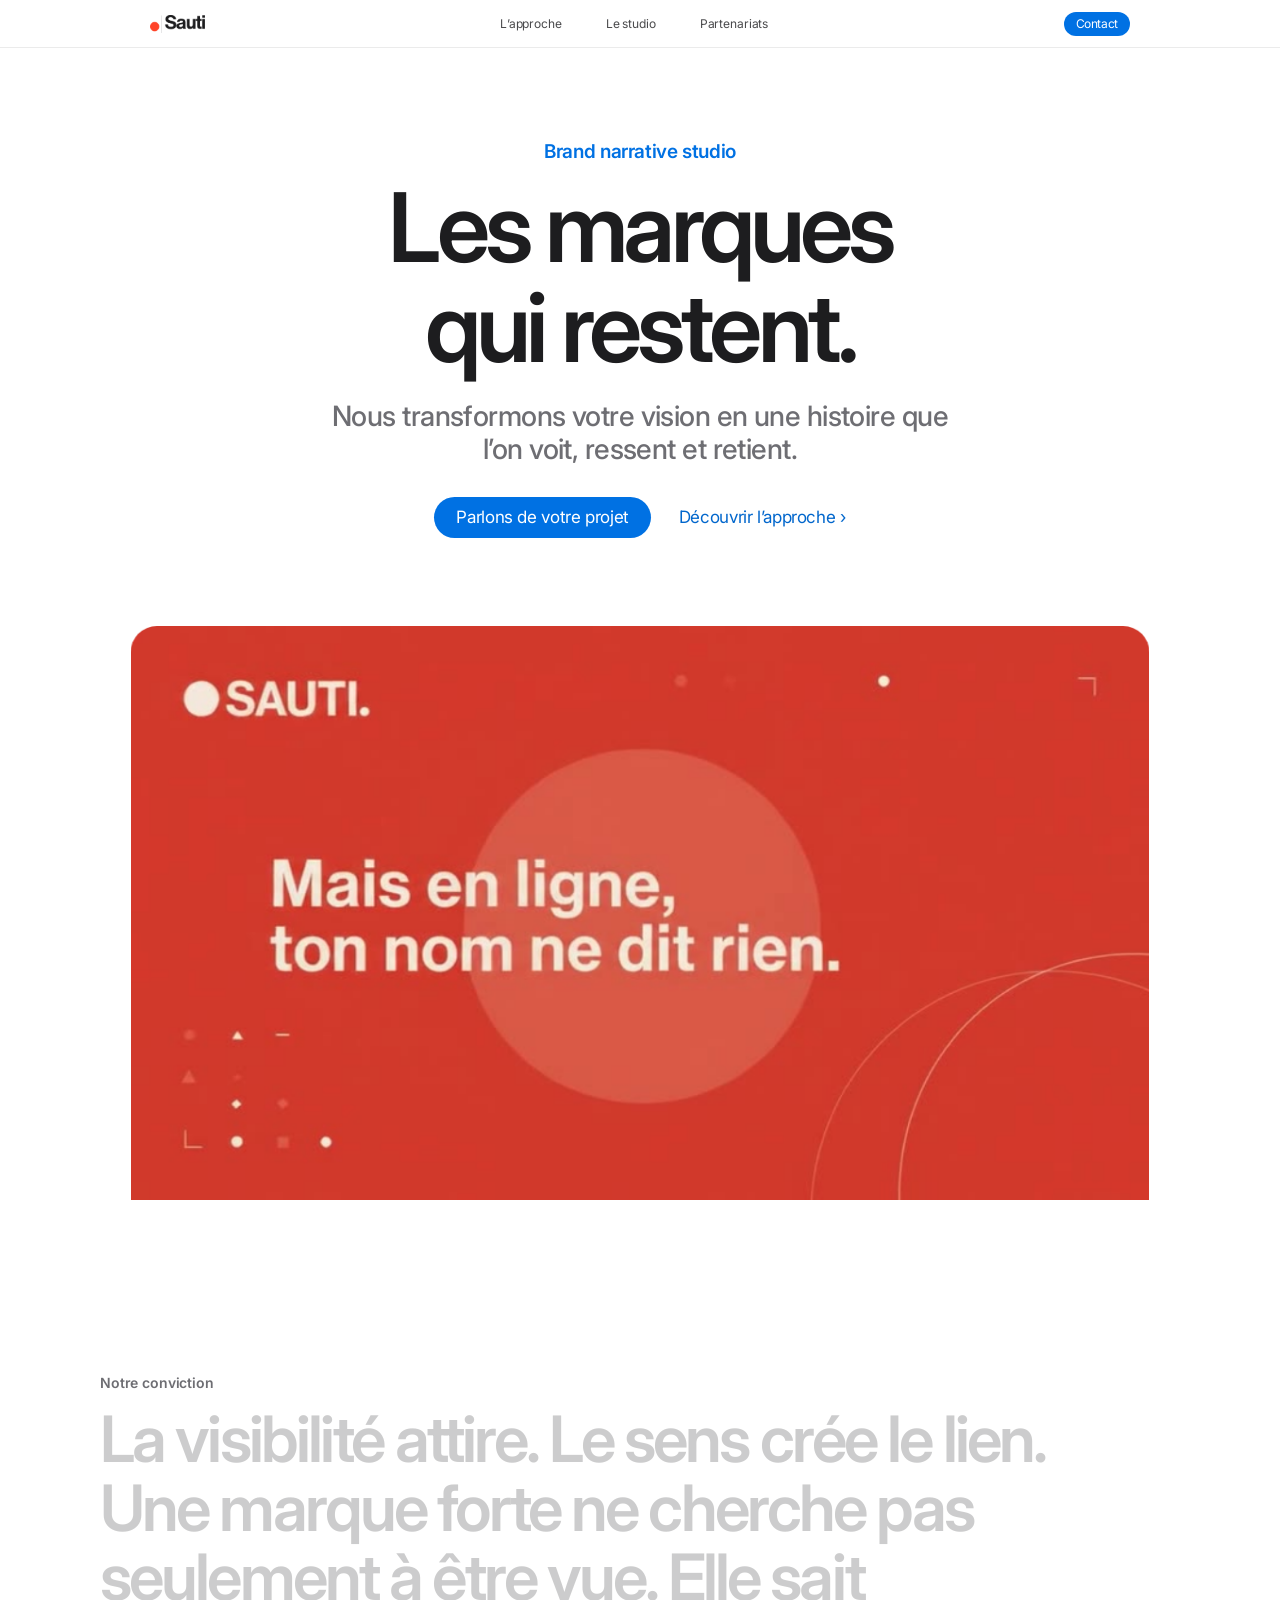
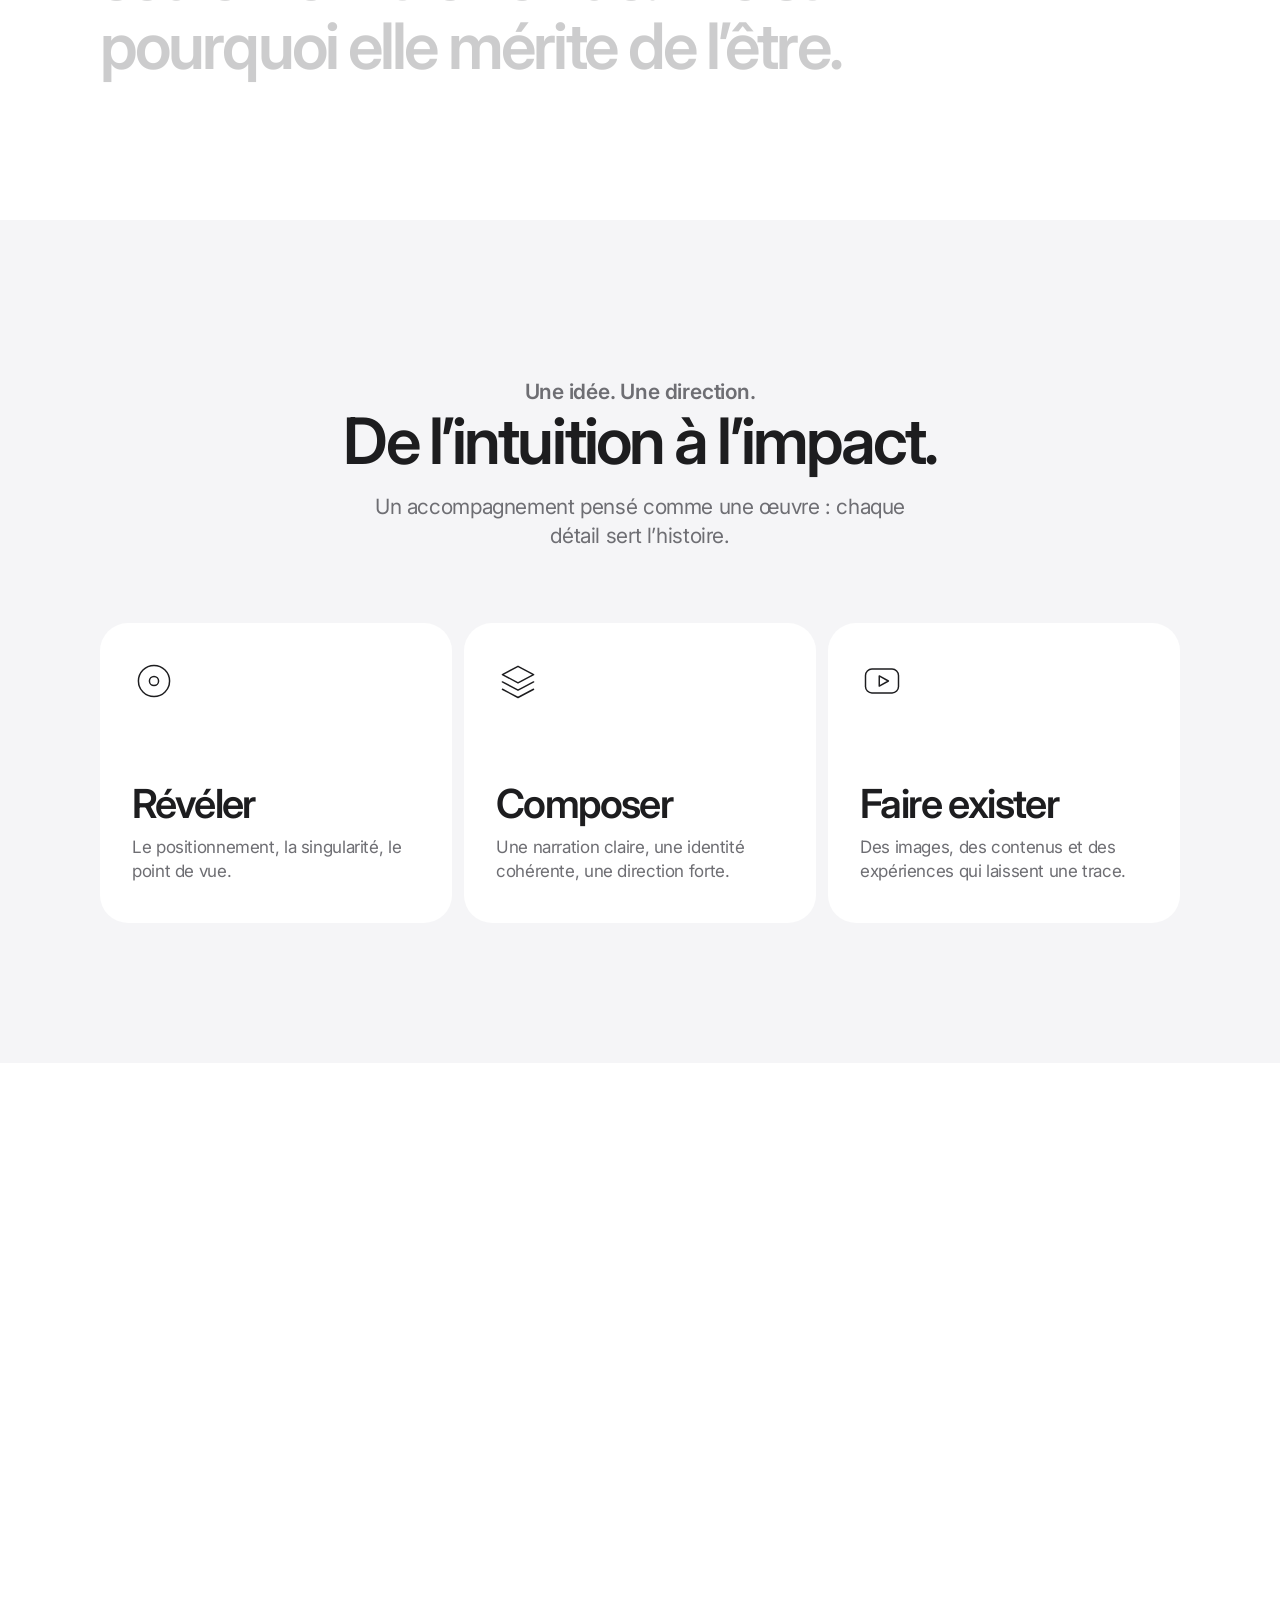
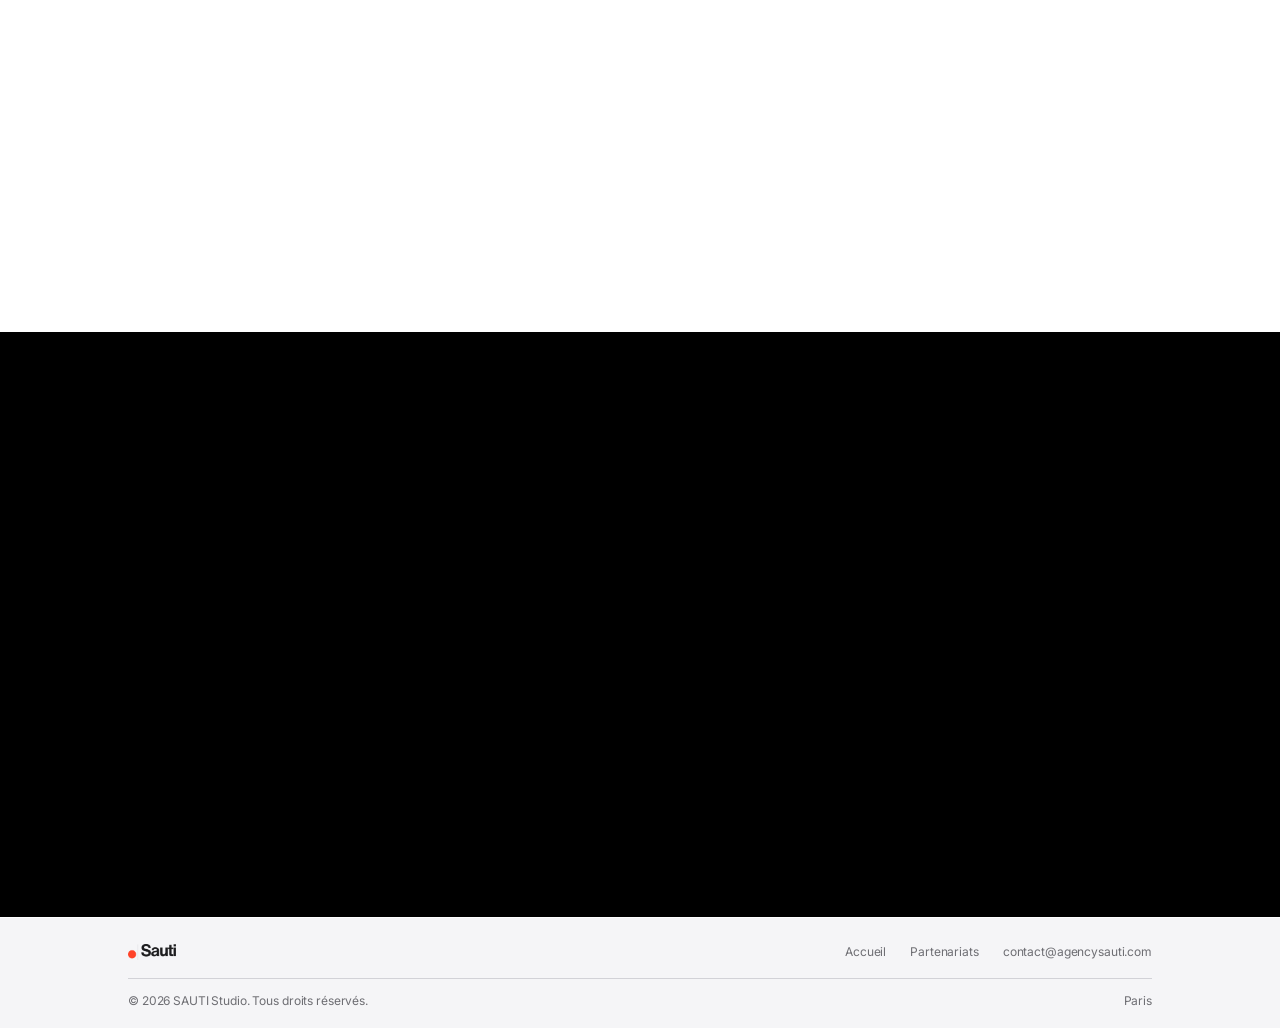
<file: index.html>
<!doctype html>
<html lang="fr">
<head>
<meta charset="utf-8">
<meta name="viewport" content="width=device-width,initial-scale=1,viewport-fit=cover">
<meta name="theme-color" content="#ffffff">
<meta name="description" content="SAUTI, studio de stratégie de marque, de narration et de production cinématographique.">
<title>SAUTI — Les marques qui restent</title>
<link rel="icon" href="dot.png" type="image/png">
<link rel="apple-touch-icon" href="apple-touch-icon.png">
<link rel="preconnect" href="https://fonts.googleapis.com">
<link rel="preconnect" href="https://fonts.gstatic.com" crossorigin>
<link rel="stylesheet" href="https://fonts.googleapis.com/css2?family=Inter:wght@400;500;600;700&display=swap">
<link rel="preload" as="image" href="logo-nav.png">
<link rel="stylesheet" href="style.css">
</head>
<body>
<header class="nav"><div class="nav-in">
<a class="brand" href="#top" aria-label="SAUTI, accueil"><img src="logo-nav.png" width="55" height="18" alt="SAUTI"></a>
<nav class="links" aria-label="Navigation principale"><a href="#approche">L’approche</a><a href="#studio">Le studio</a><a href="partenariats.html">Partenariats</a></nav>
<a class="pill sm" href="mailto:contact@agencysauti.com?subject=Rendez-vous%20visio%20SAUTI">Contact</a>
<button class="burger" id="menuToggle" aria-expanded="false" aria-label="Menu"><i></i><i></i></button>
</div></header>
<div class="menu"><a href="#approche">L’approche</a><a href="#studio">Le studio</a><a href="partenariats.html">Partenariats</a><a href="mailto:contact@agencysauti.com?subject=Rendez-vous%20visio%20SAUTI">Contact</a></div>
<main>
<section class="hero" id="top">
<p class="kicker">Brand narrative studio</p>
<h1>Les marques<br>qui restent.</h1>
<p class="lead">Nous transformons votre vision en une histoire que l’on voit, ressent et retient.</p>
<div class="actions"><a class="pill" href="mailto:contact@agencysauti.com?subject=Rendez-vous%20visio%20SAUTI">Parlons de votre projet</a><a class="more" href="#approche">Découvrir l’approche</a></div>
<div class="stage"><video autoplay muted loop playsinline preload="auto" poster="poster.jpg" aria-label="Film de marque SAUTI"><source src="motion-sauti.mp4" type="video/mp4"></video></div>
</section>
<section class="block" id="approche"><div class="wrap">
<p class="eyebrow">Notre conviction</p>
<p class="scrub">La visibilité attire. Le sens crée le lien. Une marque forte ne cherche pas seulement à être vue. Elle sait pourquoi elle mérite de l’être.</p>
</div></section>
<section class="block grey lazy"><div class="wrap">
<div class="head center"><p class="eyebrow">Une idée. Une direction.</p><h2>De l’intuition à l’impact.</h2><p>Un accompagnement pensé comme une œuvre : chaque détail sert l’histoire.</p></div>
<div class="tiles">
<article class="tile rv"><svg viewBox="0 0 48 48" aria-hidden="true"><circle cx="24" cy="24" r="17"/><circle cx="24" cy="24" r="5"/></svg><div><h3>Révéler</h3><p>Le positionnement, la singularité, le point de vue.</p></div></article>
<article class="tile rv"><svg viewBox="0 0 48 48" aria-hidden="true"><path d="M7 17l17-9 17 9-17 9zM7 25l17 9 17-9M7 33l17 9 17-9"/></svg><div><h3>Composer</h3><p>Une narration claire, une identité cohérente, une direction forte.</p></div></article>
<article class="tile rv"><svg viewBox="0 0 48 48" aria-hidden="true"><rect x="6" y="11" width="36" height="26" rx="7"/><path d="M21 18.5l10 5.5-10 5.5z"/></svg><div><h3>Faire exister</h3><p>Des images, des contenus et des expériences qui laissent une trace.</p></div></article>
</div></div></section>
<section class="block lazy edge" id="studio"><div class="duo">
<article class="card rv"><p class="eyebrow">Le studio</p><h3>Une vision. Une signature.</h3><p>De Paris à Abidjan, nous réunissons stratégie, culture et création pour donner une forme juste aux ambitions.</p><a class="more" href="mailto:contact@agencysauti.com?subject=Rendez-vous%20visio%20SAUTI">Parlons-en</a><div class="art"><img src="logo.png" width="420" height="130" alt="SAUTI" loading="lazy"></div></article>
<article class="card rv"><p class="eyebrow">Partenariats</p><h3>Les bonnes histoires se construisent ensemble.</h3><p>Ascenda et Sport Vision Agency partagent notre ambition : faire exister les idées avec justesse.</p><a class="more" href="partenariats.html">Découvrir nos collaborations</a><div class="art"><div class="mono">A<b>.</b></div><div class="mono">SV<b>.</b></div></div></article>
</div></section>
<section class="block dark lazy"><div class="wrap">
<p class="eyebrow">Pas du bruit. Une empreinte.</p>
<h2>Votre histoire<br>mérite mieux.</h2>
<div class="actions"><a class="pill" href="mailto:contact@agencysauti.com?subject=Rendez-vous%20visio%20SAUTI">Prendre rendez-vous en visio</a><a class="more" href="partenariats.html">Voir les collaborations</a></div>
</div></section>
</main>
<footer class="foot"><div class="foot-in">
<div class="foot-top"><a href="index.html" aria-label="SAUTI, accueil"><img src="logo-nav.png" width="48" height="16" alt="SAUTI"></a><div class="foot-links"><a href="index.html">Accueil</a><a href="partenariats.html">Partenariats</a><a href="mailto:contact@agencysauti.com">contact@agencysauti.com</a></div></div>
<div class="foot-bot"><span>© <span id="year"></span> SAUTI Studio. Tous droits réservés.</span><span>Paris</span></div>
</div></footer>
<script src="script.js"></script>
</body>
</html>
</file>
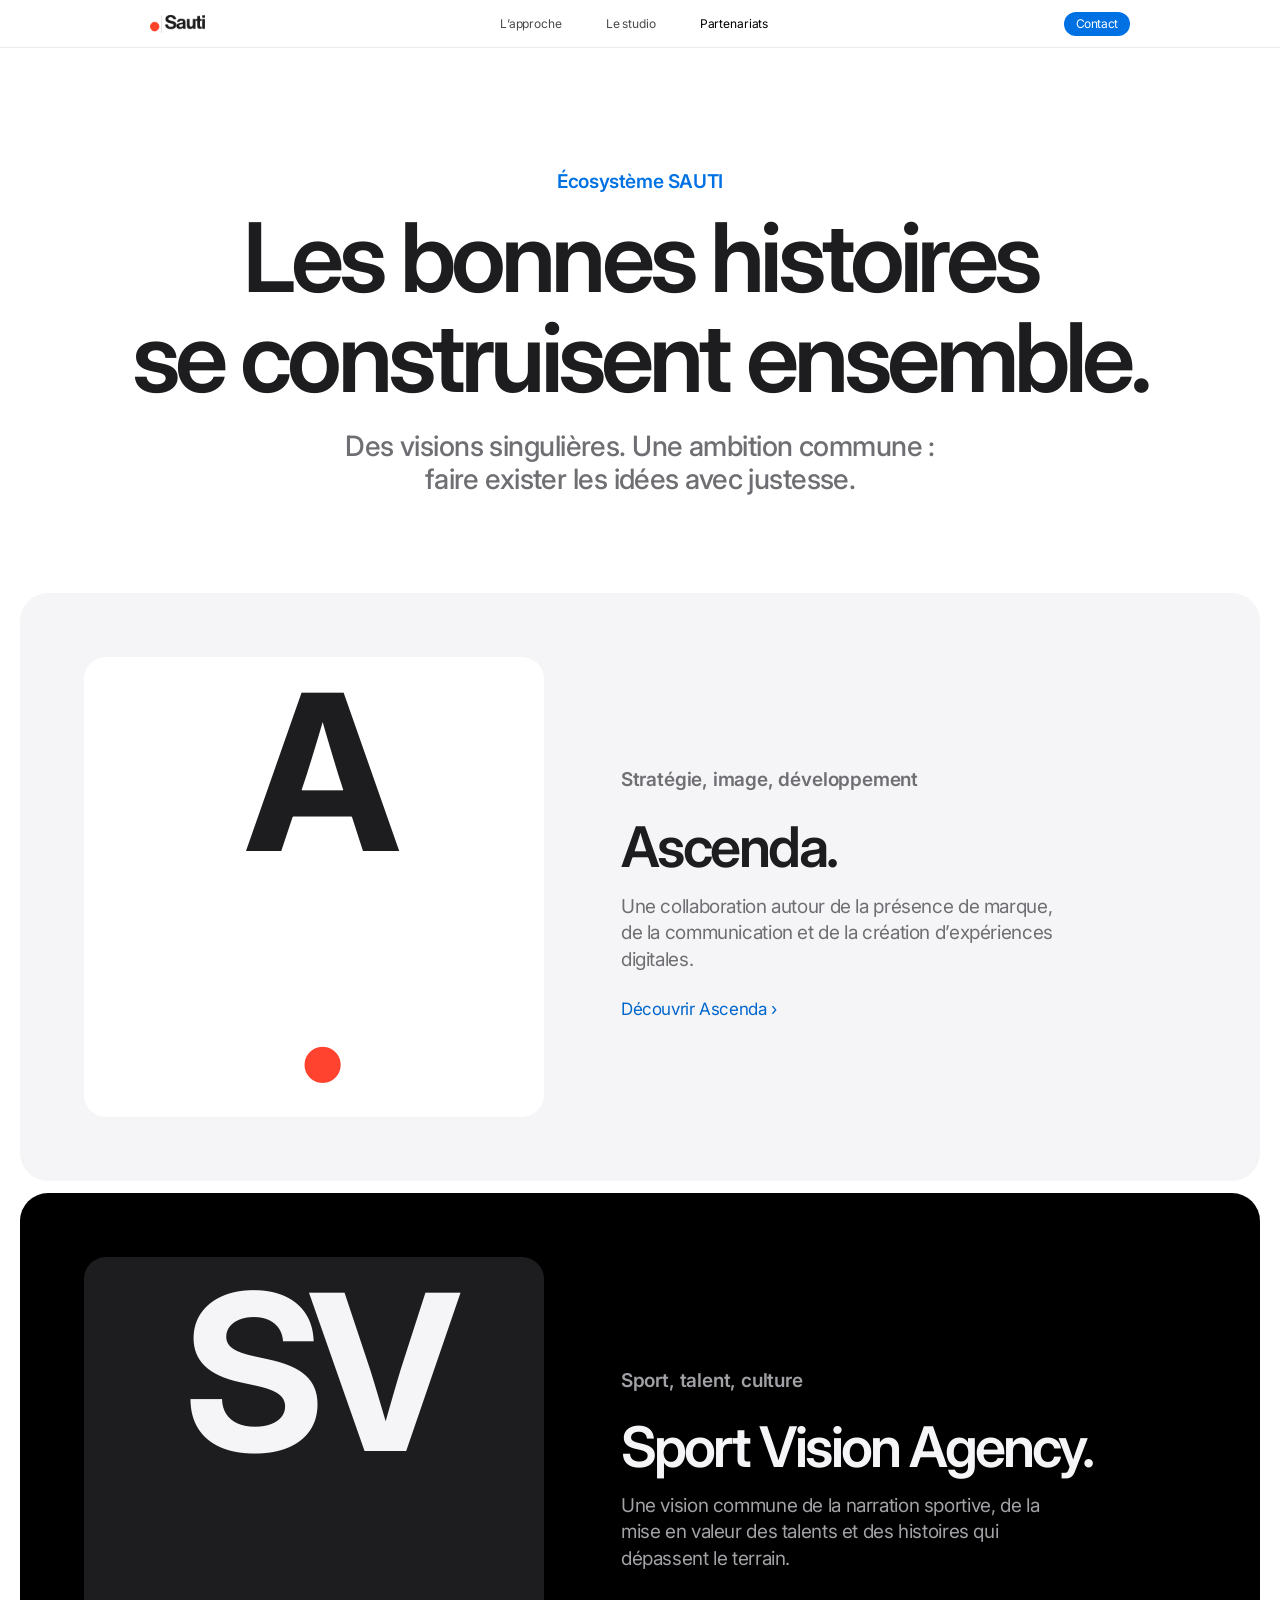
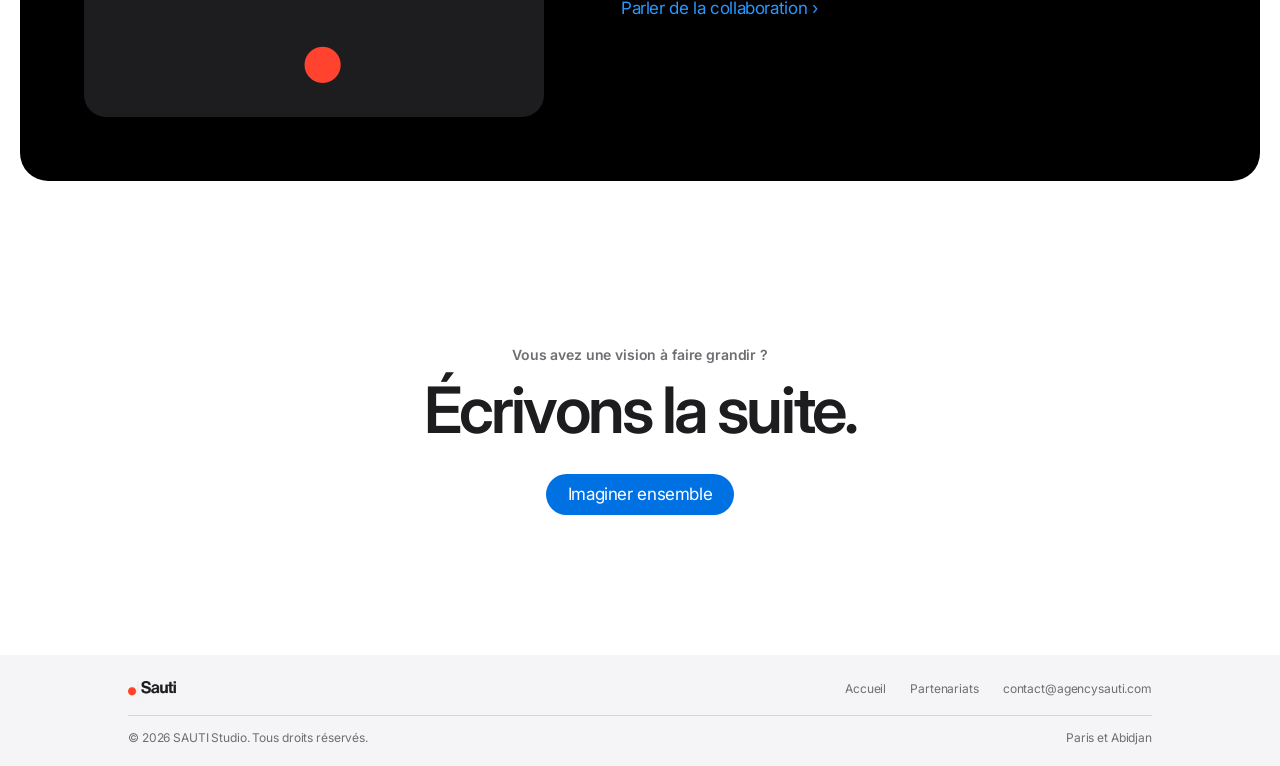
<file: partenariats.html>
<!doctype html>
<html lang="fr">
<head>
<meta charset="utf-8">
<meta name="viewport" content="width=device-width,initial-scale=1,viewport-fit=cover">
<meta name="theme-color" content="#ffffff">
<meta name="description" content="Les collaborations de SAUTI : Ascenda et Sport Vision Agency.">
<title>Partenariats — SAUTI</title>
<link rel="icon" href="dot.png" type="image/png">
<link rel="apple-touch-icon" href="apple-touch-icon.png">
<link rel="preconnect" href="https://fonts.googleapis.com">
<link rel="preconnect" href="https://fonts.gstatic.com" crossorigin>
<link rel="stylesheet" href="https://fonts.googleapis.com/css2?family=Inter:wght@400;500;600;700&display=swap">
<link rel="preload" as="image" href="logo-nav.png">
<link rel="stylesheet" href="style.css">
</head>
<body>
<header class="nav"><div class="nav-in">
<a class="brand" href="index.html" aria-label="SAUTI, accueil"><img src="logo-nav.png" width="55" height="18" alt="SAUTI"></a>
<nav class="links" aria-label="Navigation principale"><a href="index.html#approche">L’approche</a><a href="index.html#studio">Le studio</a><a href="partenariats.html" aria-current="page">Partenariats</a></nav>
<a class="pill sm" href="mailto:contact@agencysauti.com?subject=Rendez-vous%20visio%20SAUTI">Contact</a>
<button class="burger" id="menuToggle" aria-expanded="false" aria-label="Menu"><i></i><i></i></button>
</div></header>
<div class="menu"><a href="index.html#approche">L’approche</a><a href="index.html#studio">Le studio</a><a href="partenariats.html">Partenariats</a><a href="mailto:contact@agencysauti.com?subject=Rendez-vous%20visio%20SAUTI">Contact</a></div>
<main>
<section class="page-hero"><p class="kicker">Écosystème SAUTI</p><h1>Les bonnes histoires<br>se construisent ensemble.</h1><p class="lead">Des visions singulières. Une ambition commune : faire exister les idées avec justesse.</p></section>
<section style="padding:0 12px 12px">
<article class="feature rv"><div class="mono">A<b>.</b></div><div><p class="eyebrow">Stratégie, image, développement</p><h2>Ascenda.</h2><p>Une collaboration autour de la présence de marque, de la communication et de la création d’expériences digitales.</p><a class="more" href="https://ascenda-management.com/" target="_blank" rel="noreferrer">Découvrir Ascenda</a></div></article>
<article class="feature dark rv"><div class="mono">SV<b>.</b></div><div><p class="eyebrow">Sport, talent, culture</p><h2>Sport Vision Agency.</h2><p>Une vision commune de la narration sportive, de la mise en valeur des talents et des histoires qui dépassent le terrain.</p><a class="more" href="mailto:contact@agencysauti.com?subject=Sport%20Vision%20Agency%20%2B%20SAUTI">Parler de la collaboration</a></div></article>
</section>
<section class="block center"><p class="eyebrow">Vous avez une vision à faire grandir ?</p><h2>Écrivons la suite.</h2><div class="actions"><a class="pill" href="mailto:contact@agencysauti.com?subject=Collaboration%20SAUTI">Imaginer ensemble</a></div></section>
</main>
<footer class="foot"><div class="foot-in">
<div class="foot-top"><a href="index.html" aria-label="SAUTI, accueil"><img src="logo-nav.png" width="48" height="16" alt="SAUTI"></a><div class="foot-links"><a href="index.html">Accueil</a><a href="partenariats.html">Partenariats</a><a href="mailto:contact@agencysauti.com">contact@agencysauti.com</a></div></div>
<div class="foot-bot"><span>© <span id="year"></span> SAUTI Studio. Tous droits réservés.</span><span>Paris et Abidjan</span></div>
</div></footer>
<script src="script.js"></script>
</body>
</html>
</file>
<file: style.css>
:root{--bg:#fff;--grey:#f5f5f7;--ink:#1d1d1f;--sub:#6e6e73;--line:#d2d2d7;--blue:#0071e3;--blue-h:#0077ed;--link:#0066cc;--dot:#ff432e;--r:28px;--w:1080px;--pad:max(22px,env(safe-area-inset-left))}
*{box-sizing:border-box}
html{scroll-behavior:smooth;scroll-padding-top:64px;-webkit-text-size-adjust:100%}
body{margin:0;background:var(--bg);color:var(--ink);font-family:-apple-system,BlinkMacSystemFont,"SF Pro Display","SF Pro Text","Inter","Helvetica Neue",Arial,sans-serif;font-size:17px;line-height:1.47;letter-spacing:-.022em;-webkit-font-smoothing:antialiased;text-rendering:optimizeLegibility;overflow-x:hidden}
body.menu-open{overflow:hidden}
a{color:inherit;text-decoration:none}
img,video{display:block;max-width:100%}
:focus-visible{outline:2px solid var(--blue);outline-offset:3px;border-radius:6px}
.nav{position:fixed;inset:0 0 auto;z-index:50;height:48px;background:rgba(255,255,255,.72);-webkit-backdrop-filter:saturate(180%) blur(20px);backdrop-filter:saturate(180%) blur(20px);border-bottom:1px solid rgba(0,0,0,.08)}
.nav-in{max-width:1024px;height:100%;margin:auto;padding:0 var(--pad);display:flex;align-items:center;justify-content:space-between;gap:24px}
.brand img{height:18px;width:auto}
.links{display:flex;gap:clamp(20px,4vw,44px);font-size:12px;letter-spacing:-.01em;color:rgba(29,29,31,.8)}
.links a{transition:color .2s}
.links a:hover,.links a[aria-current]{color:#000}
.pill{display:inline-flex;align-items:center;justify-content:center;background:var(--blue);color:#fff;font-size:17px;line-height:1;padding:12px 22px;border-radius:980px;transition:background .25s,transform .25s}
.pill:hover{background:var(--blue-h)}
.pill:active{transform:scale(.97)}
.pill.sm{font-size:12px;padding:6px 12px}
.more{color:var(--link);font-size:17px;white-space:nowrap}
.more::after{content:" ›";transition:margin .25s}
.more:hover{text-decoration:underline}
.more:hover::after{margin-left:3px}
.dark .more{color:#2997ff}
.burger{display:none;width:44px;height:44px;margin-right:-12px;border:0;background:none;position:relative;cursor:pointer}
.burger i{position:absolute;left:13px;right:13px;height:1.5px;background:var(--ink);transition:transform .35s cubic-bezier(.4,0,.2,1),top .35s}
.burger i:first-child{top:19px}
.burger i:last-child{top:25px}
.burger[aria-expanded=true] i:first-child{top:22px;transform:rotate(45deg)}
.burger[aria-expanded=true] i:last-child{top:22px;transform:rotate(-45deg)}
.menu{position:fixed;inset:48px 0 0;z-index:49;background:rgba(255,255,255,.94);-webkit-backdrop-filter:blur(24px);backdrop-filter:blur(24px);padding:28px var(--pad);display:flex;flex-direction:column;opacity:0;visibility:hidden;transition:opacity .35s,visibility .35s}
.menu a{font-size:28px;font-weight:600;letter-spacing:-.03em;padding:12px 0;opacity:0;transform:translateY(-8px);transition:opacity .4s,transform .4s}
.menu-open .menu{opacity:1;visibility:visible}
.menu-open .menu a{opacity:1;transform:none}
.menu-open .menu a:nth-child(2){transition-delay:.05s}
.menu-open .menu a:nth-child(3){transition-delay:.1s}
.menu-open .menu a:nth-child(4){transition-delay:.15s}
.hero{padding:calc(48px + clamp(56px,10vh,110px)) var(--pad) 0;text-align:center;overflow:hidden}
.kicker{margin:0 0 12px;font-size:19px;font-weight:600;letter-spacing:-.02em;color:var(--blue)}
h1,h2,h3{font-weight:600;margin:0}
h1{font-size:clamp(44px,8.4vw,96px);line-height:1.04;letter-spacing:-.05em}
.lead{max-width:640px;margin:22px auto 0;font-size:clamp(19px,2.2vw,28px);line-height:1.2;letter-spacing:-.02em;font-weight:500;color:var(--sub)}
.actions{display:flex;flex-wrap:wrap;gap:14px 28px;align-items:center;justify-content:center;margin-top:30px}
.stage{--p:1;width:min(var(--w),100%);margin:clamp(48px,8vw,88px) auto 0;aspect-ratio:16/9;border-radius:var(--r) var(--r) 0 0;overflow:hidden;background:#000;transform:scale(calc(.9 + .1*var(--p)));transform-origin:50% 0;will-change:transform}
.stage video{width:100%;height:100%;object-fit:cover}
.block{padding:clamp(80px,12vw,140px) var(--pad)}
.wrap{max-width:var(--w);margin:auto}
.center{text-align:center}
.grey{background:var(--grey)}
.eyebrow{font-size:14px;font-weight:600;letter-spacing:-.01em;color:var(--sub);margin:0 0 10px}
.dark .eyebrow{color:#86868b}
.scrub{font-size:clamp(30px,5.2vw,64px);line-height:1.08;letter-spacing:-.045em;font-weight:600;max-width:960px;margin:0}
.scrub span{transition:opacity .15s linear}
h2{font-size:clamp(34px,5.6vw,64px);line-height:1.07;letter-spacing:-.045em}
.head p{max-width:560px;margin:18px auto 0;font-size:clamp(17px,1.9vw,21px);line-height:1.38;color:var(--sub)}
.tiles{display:grid;grid-template-columns:repeat(3,1fr);gap:12px;margin-top:clamp(44px,6vw,72px)}
.tile{background:#fff;border-radius:var(--r);padding:36px 32px 40px;min-height:300px;display:flex;flex-direction:column;justify-content:space-between;text-align:left}
.tile svg{width:44px;height:44px;fill:none;stroke:var(--ink);stroke-width:1.6;stroke-linecap:round;stroke-linejoin:round}
.tile h3{font-size:clamp(28px,3.2vw,40px);letter-spacing:-.04em;line-height:1.1;margin-top:60px}
.tile p{margin:10px 0 0;font-size:17px;line-height:1.38;color:var(--sub)}
.duo{display:grid;grid-template-columns:1fr 1fr;gap:12px;max-width:1240px;margin:auto}
.card{background:var(--grey);border-radius:var(--r);padding:clamp(40px,5vw,64px) clamp(24px,4vw,56px) 0;text-align:center;display:flex;flex-direction:column;align-items:center;overflow:hidden;min-height:560px}
.card h3{font-size:clamp(28px,3.4vw,44px);line-height:1.1;letter-spacing:-.045em;max-width:420px}
.card p{max-width:380px;margin:14px 0 18px;font-size:17px;line-height:1.38;color:var(--sub)}
.card .art{margin-top:auto;width:100%;display:flex;align-items:flex-end;justify-content:center;gap:12px;padding-top:36px}
.card .art img{width:min(78%,420px);margin-bottom:clamp(40px,7vw,80px)}
.mono{flex:1;max-width:210px;aspect-ratio:1/1.1;background:#fff;border-radius:22px 22px 0 0;display:grid;place-items:center;font-size:clamp(56px,8vw,96px);font-weight:700;letter-spacing:-.08em;line-height:1}
.mono b{color:var(--dot)}
.dark{background:#000;color:#f5f5f7;text-align:center}
.dark h2{font-size:clamp(44px,8vw,96px);line-height:1.03;letter-spacing:-.05em;background:linear-gradient(180deg,#fff 30%,#86868b);-webkit-background-clip:text;background-clip:text;color:transparent}
.dark .actions{margin-top:36px}
.page-hero{padding:calc(48px + clamp(64px,10vw,120px)) var(--pad) clamp(56px,8vw,96px);text-align:center}
.feature{max-width:1240px;margin:0 auto 12px;border-radius:var(--r);background:var(--grey);padding:clamp(36px,5vw,72px);display:grid;grid-template-columns:minmax(0,.8fr) 1fr;gap:clamp(28px,6vw,80px);align-items:center}
.feature.dark{background:#000;text-align:left}
.feature .mono{max-width:none;width:100%;border-radius:22px;aspect-ratio:1;font-size:clamp(96px,17vw,220px)}
.feature.dark .mono{background:#1d1d1f;color:#f5f5f7}
.feature h2{font-size:clamp(34px,4.6vw,56px);background:none;color:inherit;-webkit-text-fill-color:currentColor}
.feature p{margin:16px 0 24px;font-size:19px;line-height:1.4;color:var(--sub);max-width:440px}
.feature.dark p{color:#a1a1a6}
.foot{background:var(--grey);color:var(--sub);font-size:12px;line-height:1.33;letter-spacing:-.01em;padding:20px var(--pad)}
.foot-in{max-width:1024px;margin:auto}
.foot-top{display:flex;flex-wrap:wrap;align-items:center;justify-content:space-between;gap:16px;padding:6px 0 18px;border-bottom:1px solid var(--line)}
.foot-top img{height:16px;width:auto}
.foot-links{display:flex;gap:24px}
.foot a:hover{text-decoration:underline}
.foot-bot{display:flex;flex-wrap:wrap;justify-content:space-between;gap:8px;padding-top:14px}
.rv{opacity:0;transform:translateY(18px);transition:opacity .9s cubic-bezier(.2,.7,.2,1),transform .9s cubic-bezier(.2,.7,.2,1)}
.rv.in{opacity:1;transform:none}
.rv:nth-child(2){transition-delay:.08s}
.rv:nth-child(3){transition-delay:.16s}
.lazy{content-visibility:auto;contain-intrinsic-size:auto 700px}
@media(max-width:900px){.tiles,.duo,.feature{grid-template-columns:1fr}.tile{min-height:240px}.tile h3{margin-top:44px}.card{min-height:480px}.feature .mono{aspect-ratio:2/1;font-size:110px}}
@media(max-width:760px){.links,.nav .pill{display:none}.burger{display:block}.kicker{font-size:17px}.stage{border-radius:20px 20px 0 0;width:calc(100% + 2*var(--pad));margin-left:calc(-1*var(--pad))}.foot-links{gap:18px}}
@media(prefers-reduced-motion:reduce){html{scroll-behavior:auto}.rv{opacity:1;transform:none;transition:none}.stage{transform:none}*{transition-duration:.01ms!important}}
.edge{padding-left:12px;padding-right:12px}
</file>
